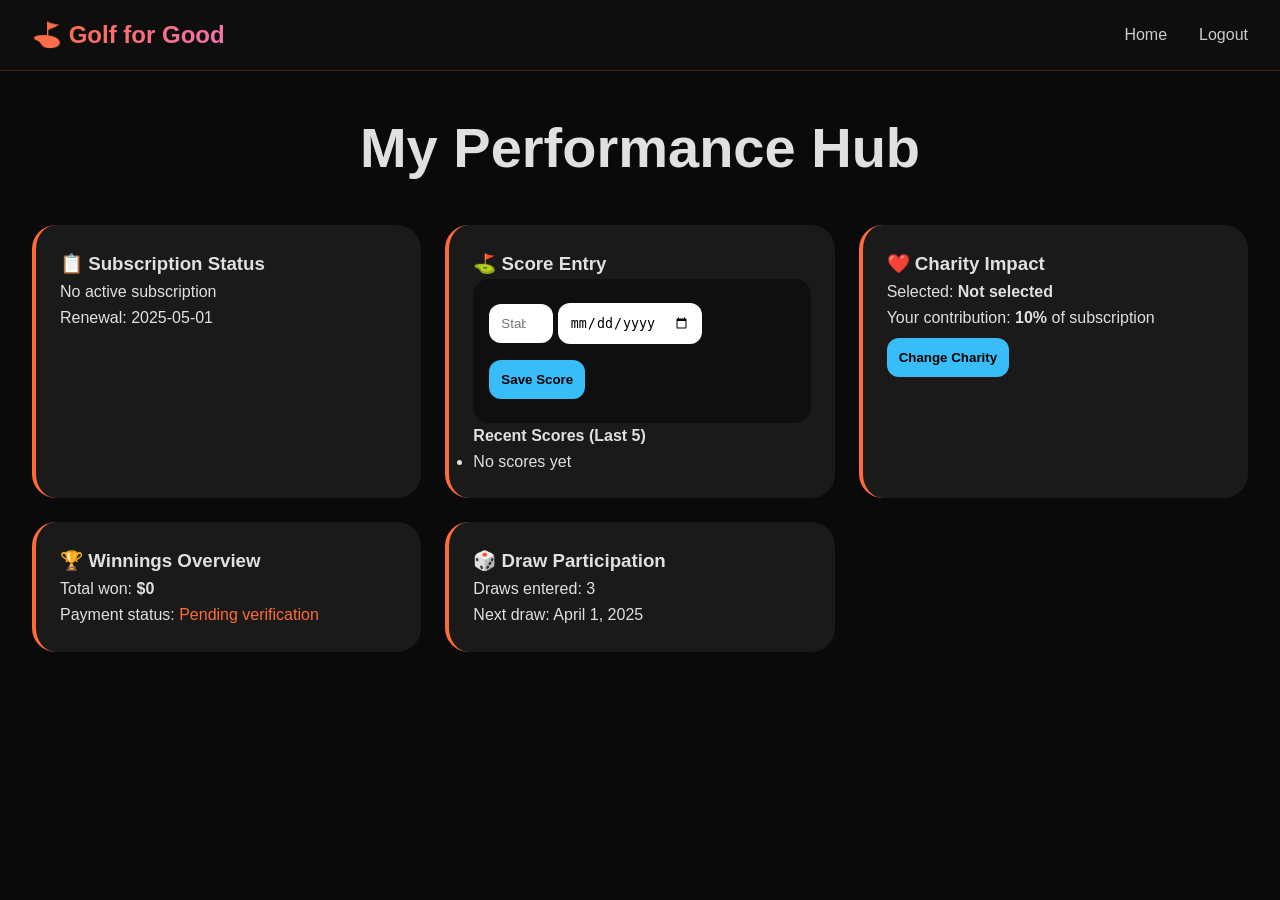
<file: dashboard.html>
<!DOCTYPE html>
<html lang="en">
<head>
    <meta charset="UTF-8">
    <meta name="viewport" content="width=device-width, initial-scale=1.0">
    <title>My Dashboard | Golf for Good</title>
    <link rel="stylesheet" href="style.css">
    <style>
        .dashboard-grid {
            display: grid;
            grid-template-columns: repeat(auto-fit, minmax(300px, 1fr));
            gap: 1.5rem;
            padding: 2rem;
            max-width: 1400px;
            margin: 0 auto;
        }
        .dashboard-card {
            background: #1A1A1A;
            border-radius: 24px;
            padding: 1.5rem;
            border-left: 4px solid var(--orange);
        }
        .score-entry {
            background: #0F0F0F;
            border-radius: 16px;
            padding: 1rem;
        }
        input, button {
            padding: 0.75rem;
            margin: 0.5rem 0;
            border-radius: 12px;
            border: none;
        }
        button {
            background: var(--sky-blue);
            color: #000;
            font-weight: bold;
            cursor: pointer;
        }
    </style>
</head>
<body>
    <nav class="navbar">
        <div class="nav-container">
            <div class="logo">⛳ Golf for Good</div>
            <div class="nav-links">
                <a href="index.html">Home</a>
                <a href="#" id="logoutBtn">Logout</a>
            </div>
        </div>
    </nav>

    <h1 style="text-align: center; margin: 2rem 0 0;">My Performance Hub</h1>
    
    <div class="dashboard-grid">
        <div class="dashboard-card">
            <h3>📋 Subscription Status</h3>
            <p id="subStatus">Loading...</p>
            <p>Renewal: <span id="renewalDate">2025-05-01</span></p>
        </div>

        <div class="dashboard-card">
            <h3>⛳ Score Entry</h3>
            <form id="scoreForm" class="score-entry">
                <input type="number" id="scoreInput" placeholder="Stableford score (1-45)" min="1" max="45" required>
                <input type="date" id="dateInput" required>
                <button type="submit">Save Score</button>
            </form>
            <h4>Recent Scores (Last 5)</h4>
            <ul id="scoresList"></ul>
        </div>

        <div class="dashboard-card">
            <h3>❤️ Charity Impact</h3>
            <p>Selected: <strong id="charityDisplay">-</strong></p>
            <p>Your contribution: <strong id="contributionPct">-</strong> of subscription</p>
            <button id="changeCharityBtn">Change Charity</button>
        </div>

        <div class="dashboard-card">
            <h3>🏆 Winnings Overview</h3>
            <p>Total won: <strong>$0</strong></p>
            <p>Payment status: <span style="color: var(--orange);">Pending verification</span></p>
        </div>

        <div class="dashboard-card">
            <h3>🎲 Draw Participation</h3>
            <p>Draws entered: 3</p>
            <p>Next draw: April 1, 2025</p>
        </div>
    </div>

    <script src="script.js"></script>
    <script>
        // Additional dashboard init
        document.getElementById('logoutBtn')?.addEventListener('click', () => {
            localStorage.removeItem('golfUser');
            window.location.href = 'index.html';
        });
        document.getElementById('changeCharityBtn')?.addEventListener('click', () => {
            let newCharity = prompt('Enter charity name: Water.org, Feeding America, First Tee');
            if(newCharity) alert(`Charity changed to ${newCharity} (demo)`);
        });
    </script>
</body>
</html>
</file>
<file: style.css>
* {
    margin: 0;
    padding: 0;
    box-sizing: border-box;
}

body {
    font-family: 'Inter', sans-serif;
    background: #0a0a0a; /* dark background */
    color: #e0e0e0;
    line-height: 1.6;
}

/* Color Palette */
:root {
    --orange: #FF6B35;
    --sky-blue: #38BDF8;
    --pink: #F472B6;
    --dark: #0F0F0F;
    --dark-card: #1A1A1A;
    --gray: #2A2A2A;
}

.navbar {
    background: rgba(15, 15, 15, 0.95);
    backdrop-filter: blur(10px);
    padding: 1rem 0;
    position: sticky;
    top: 0;
    z-index: 100;
    border-bottom: 1px solid rgba(255,107,53,0.2);
}

.nav-container {
    max-width: 1280px;
    margin: 0 auto;
    padding: 0 2rem;
    display: flex;
    justify-content: space-between;
    align-items: center;
}

.logo {
    font-size: 1.5rem;
    font-weight: 700;
    background: linear-gradient(135deg, var(--orange), var(--pink));
    -webkit-background-clip: text;
    background-clip: text;
    color: transparent;
}

.nav-links {
    display: flex;
    gap: 2rem;
    align-items: center;
}

.nav-links a {
    color: #ccc;
    text-decoration: none;
    transition: 0.3s;
}

.nav-links a:hover {
    color: var(--sky-blue);
}

.btn-primary, .btn-primary-large {
    background: linear-gradient(135deg, var(--orange), #FF4500);
    border: none;
    padding: 0.6rem 1.5rem;
    border-radius: 40px;
    color: white;
    font-weight: 600;
    cursor: pointer;
    transition: transform 0.2s, box-shadow 0.2s;
}

.btn-primary-large {
    padding: 1rem 2.5rem;
    font-size: 1.2rem;
}

.btn-primary:hover, .btn-primary-large:hover {
    transform: translateY(-2px);
    box-shadow: 0 8px 20px rgba(255,107,53,0.4);
}

.btn-outline {
    background: transparent;
    border: 1.5px solid var(--sky-blue);
    padding: 0.5rem 1.2rem;
    border-radius: 40px;
    color: var(--sky-blue);
}

.hero {
    min-height: 80vh;
    display: flex;
    align-items: center;
    justify-content: center;
    text-align: center;
    background: radial-gradient(circle at 20% 30%, #1a1a2e, #0a0a0a);
}

.hero-content {
    max-width: 800px;
    padding: 2rem;
}

.hero-badge {
    display: inline-block;
    background: rgba(56, 189, 248, 0.15);
    padding: 0.3rem 1rem;
    border-radius: 40px;
    font-size: 0.85rem;
    color: var(--sky-blue);
    margin-bottom: 1.5rem;
}

h1 {
    font-size: 3.5rem;
    font-weight: 700;
    margin-bottom: 1rem;
}

.gradient-text {
    background: linear-gradient(135deg, var(--orange), var(--pink));
    -webkit-background-clip: text;
    background-clip: text;
    color: transparent;
}

.hero-subtext {
    font-size: 1.2rem;
    color: #aaa;
    margin-bottom: 2rem;
}

.stats-row {
    display: flex;
    justify-content: center;
    gap: 3rem;
    margin-top: 3rem;
}

.stat {
    font-size: 0.9rem;
    color: #bbb;
}

.stat span {
    font-size: 1.8rem;
    font-weight: 700;
    color: var(--pink);
    display: block;
}

.section-title {
    font-size: 2.5rem;
    text-align: center;
    margin-bottom: 3rem;
}

.steps-grid {
    display: grid;
    grid-template-columns: repeat(auto-fit, minmax(240px, 1fr));
    gap: 2rem;
    max-width: 1200px;
    margin: 0 auto;
    padding: 0 1rem;
}

.step-card {
    background: var(--dark-card);
    padding: 2rem;
    border-radius: 24px;
    text-align: center;
    border: 1px solid rgba(244, 114, 182, 0.2);
    transition: 0.3s;
}

.step-card:hover {
    border-color: var(--orange);
    transform: translateY(-5px);
}

.step-number {
    width: 40px;
    height: 40px;
    background: var(--orange);
    border-radius: 50%;
    display: flex;
    align-items: center;
    justify-content: center;
    margin: 0 auto 1rem;
    font-weight: bold;
}

.charities-section, .draw-section {
    padding: 5rem 2rem;
}

.charity-grid {
    display: grid;
    grid-template-columns: repeat(auto-fit, minmax(280px, 1fr));
    gap: 2rem;
    max-width: 1200px;
    margin: 0 auto;
}

.charity-card {
    background: var(--dark-card);
    border-radius: 20px;
    overflow: hidden;
    transition: 0.3s;
    padding: 1.5rem;
}

.draw-card {
    background: linear-gradient(135deg, #1e1a2f, #0f0c1a);
    border-radius: 32px;
    padding: 2.5rem;
    max-width: 800px;
    margin: 0 auto;
}

.pool-tier {
    padding: 1rem;
    border-bottom: 1px solid rgba(56, 189, 248, 0.2);
}

.cta-footer {
    background: linear-gradient(135deg, var(--orange), var(--pink));
    text-align: center;
    padding: 5rem 2rem;
    color: white;
}

@media (max-width: 768px) {
    h1 { font-size: 2.2rem; }
    .nav-links { display: none; }
    .stats-row { flex-direction: column; gap: 1rem; }
}
</file>
